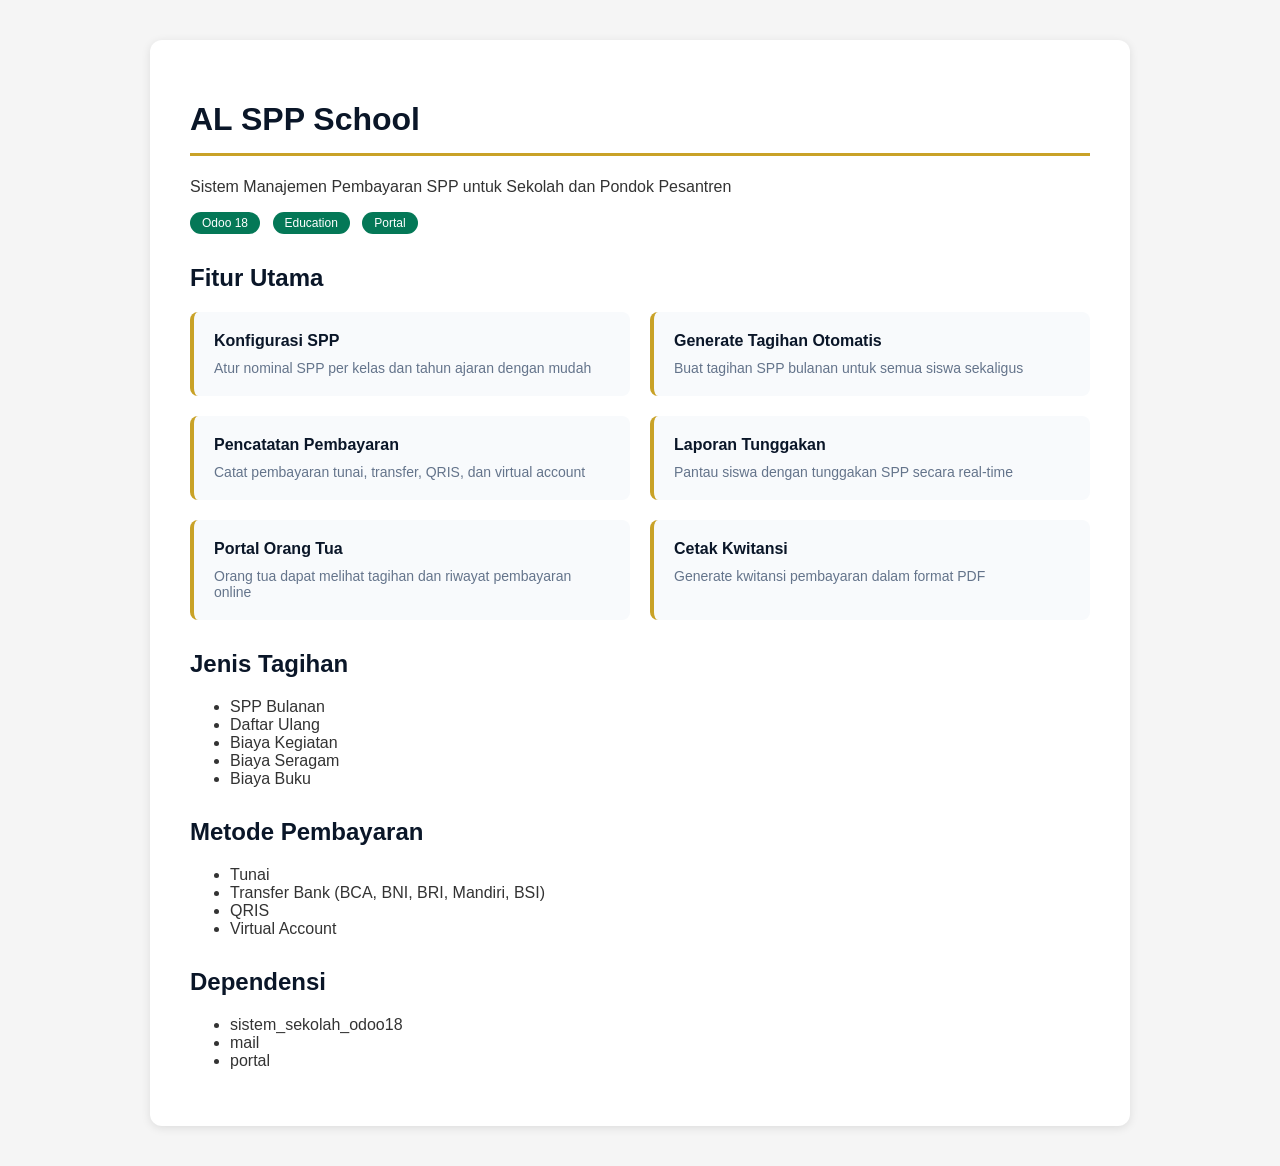
<file: al_spp_school/static/description/index.html>
<!DOCTYPE html>
<html>
<head>
    <meta charset="utf-8">
    <title>AL SPP School - Manajemen Pembayaran SPP</title>
    <style>
        body {
            font-family: 'Segoe UI', Tahoma, Geneva, Verdana, sans-serif;
            margin: 0;
            padding: 40px;
            background: #f5f5f5;
            color: #333;
        }
        .container {
            max-width: 900px;
            margin: 0 auto;
            background: white;
            padding: 40px;
            border-radius: 12px;
            box-shadow: 0 2px 10px rgba(0,0,0,0.1);
        }
        h1 {
            color: #0a1628;
            border-bottom: 3px solid #c9a227;
            padding-bottom: 15px;
        }
        h2 {
            color: #0a1628;
            margin-top: 30px;
        }
        .feature-list {
            display: grid;
            grid-template-columns: repeat(2, 1fr);
            gap: 20px;
            margin: 20px 0;
        }
        .feature-item {
            background: #f8fafc;
            padding: 20px;
            border-radius: 8px;
            border-left: 4px solid #c9a227;
        }
        .feature-item h4 {
            margin: 0 0 10px 0;
            color: #0a1628;
        }
        .feature-item p {
            margin: 0;
            color: #64748b;
            font-size: 14px;
        }
        .badge {
            display: inline-block;
            padding: 4px 12px;
            background: #047857;
            color: white;
            border-radius: 20px;
            font-size: 12px;
            margin-right: 8px;
        }
    </style>
</head>
<body>
    <div class="container">
        <h1>AL SPP School</h1>
        <p>Sistem Manajemen Pembayaran SPP untuk Sekolah dan Pondok Pesantren</p>

        <div>
            <span class="badge">Odoo 18</span>
            <span class="badge">Education</span>
            <span class="badge">Portal</span>
        </div>

        <h2>Fitur Utama</h2>
        <div class="feature-list">
            <div class="feature-item">
                <h4>Konfigurasi SPP</h4>
                <p>Atur nominal SPP per kelas dan tahun ajaran dengan mudah</p>
            </div>
            <div class="feature-item">
                <h4>Generate Tagihan Otomatis</h4>
                <p>Buat tagihan SPP bulanan untuk semua siswa sekaligus</p>
            </div>
            <div class="feature-item">
                <h4>Pencatatan Pembayaran</h4>
                <p>Catat pembayaran tunai, transfer, QRIS, dan virtual account</p>
            </div>
            <div class="feature-item">
                <h4>Laporan Tunggakan</h4>
                <p>Pantau siswa dengan tunggakan SPP secara real-time</p>
            </div>
            <div class="feature-item">
                <h4>Portal Orang Tua</h4>
                <p>Orang tua dapat melihat tagihan dan riwayat pembayaran online</p>
            </div>
            <div class="feature-item">
                <h4>Cetak Kwitansi</h4>
                <p>Generate kwitansi pembayaran dalam format PDF</p>
            </div>
        </div>

        <h2>Jenis Tagihan</h2>
        <ul>
            <li>SPP Bulanan</li>
            <li>Daftar Ulang</li>
            <li>Biaya Kegiatan</li>
            <li>Biaya Seragam</li>
            <li>Biaya Buku</li>
        </ul>

        <h2>Metode Pembayaran</h2>
        <ul>
            <li>Tunai</li>
            <li>Transfer Bank (BCA, BNI, BRI, Mandiri, BSI)</li>
            <li>QRIS</li>
            <li>Virtual Account</li>
        </ul>

        <h2>Dependensi</h2>
        <ul>
            <li>sistem_sekolah_odoo18</li>
            <li>mail</li>
            <li>portal</li>
        </ul>
    </div>
</body>
</html>
</file>
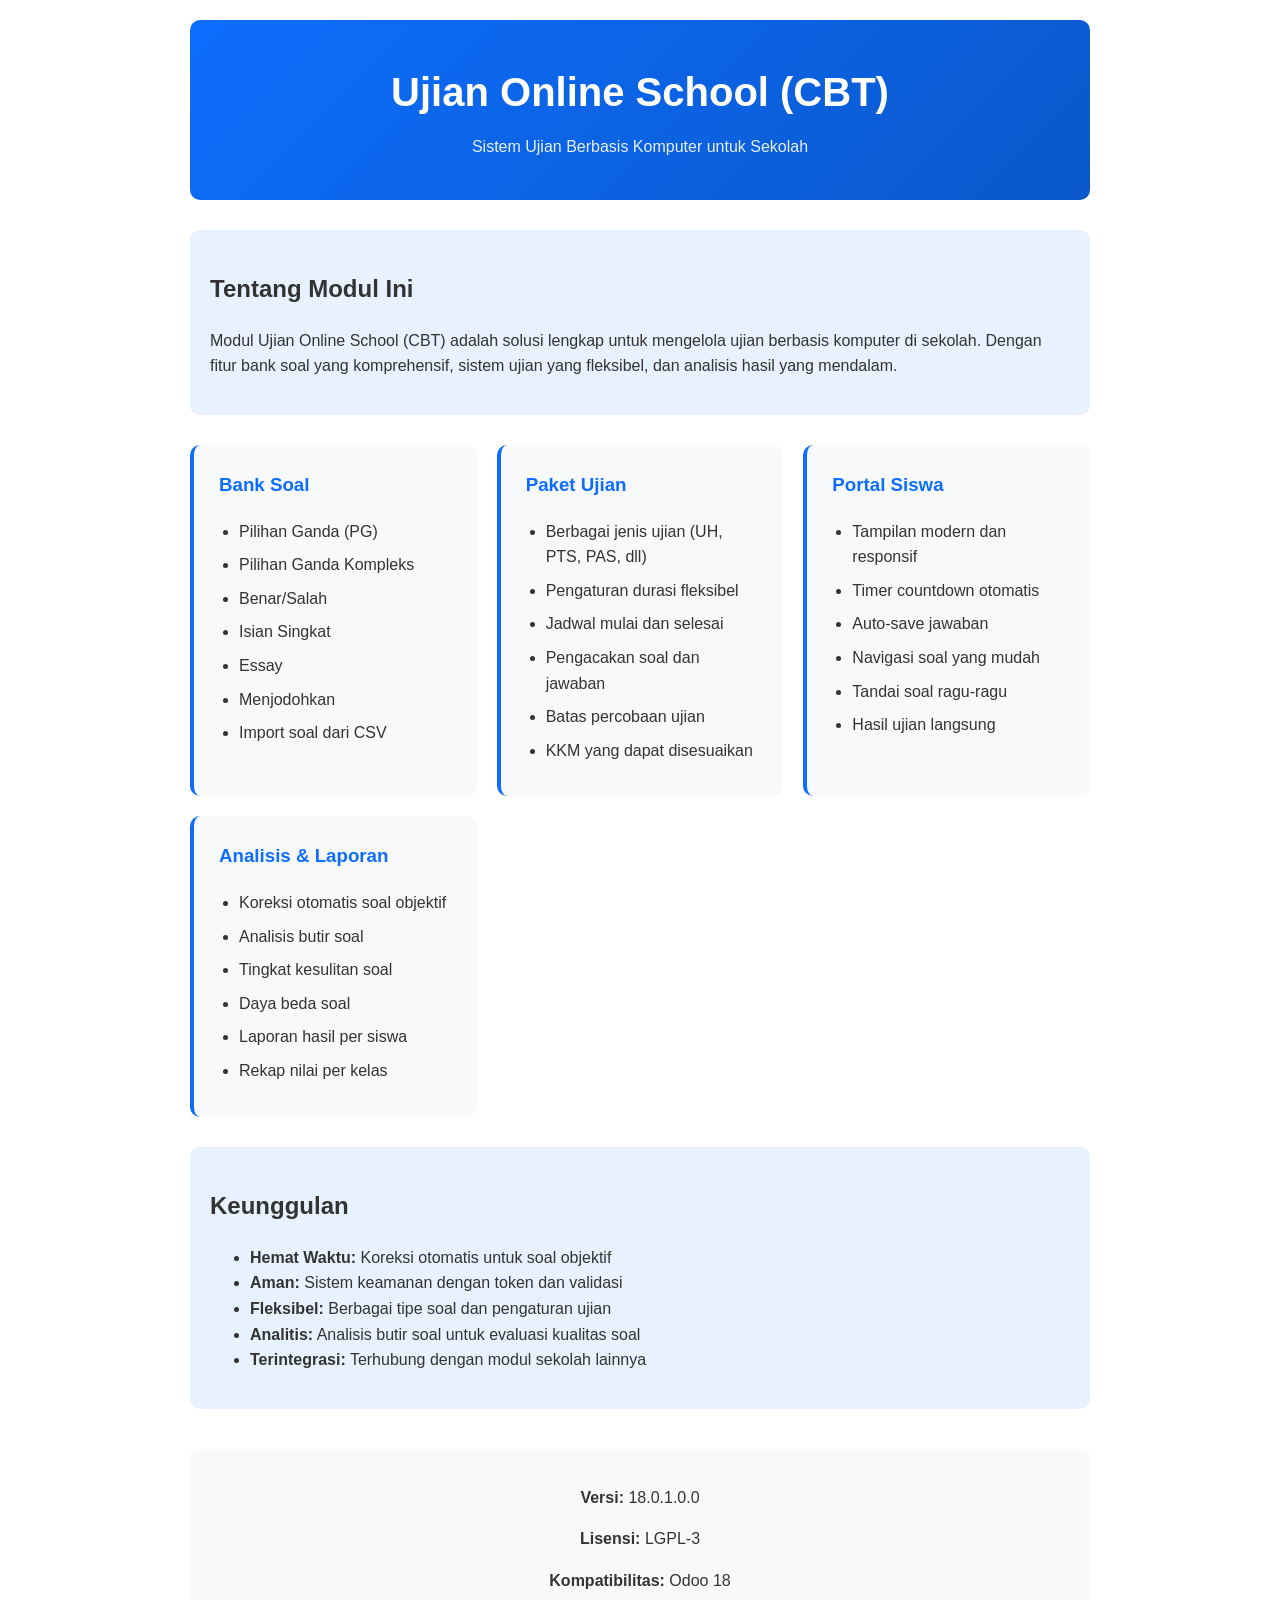
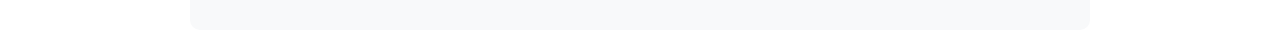
<file: al_ujian_online_school/static/description/index.html>
<!DOCTYPE html>
<html>
<head>
    <meta charset="utf-8">
    <meta name="viewport" content="width=device-width, initial-scale=1">
    <title>Ujian Online School (CBT)</title>
    <style>
        body {
            font-family: -apple-system, BlinkMacSystemFont, "Segoe UI", Roboto, "Helvetica Neue", Arial, sans-serif;
            line-height: 1.6;
            color: #333;
            max-width: 900px;
            margin: 0 auto;
            padding: 20px;
        }
        .header {
            text-align: center;
            padding: 40px 0;
            background: linear-gradient(135deg, #0d6efd 0%, #0a58ca 100%);
            color: white;
            border-radius: 10px;
            margin-bottom: 30px;
        }
        .header h1 {
            margin: 0;
            font-size: 2.5em;
        }
        .header p {
            margin: 10px 0 0;
            opacity: 0.9;
        }
        .feature-grid {
            display: grid;
            grid-template-columns: repeat(auto-fit, minmax(250px, 1fr));
            gap: 20px;
            margin: 30px 0;
        }
        .feature-card {
            background: #f8f9fa;
            padding: 25px;
            border-radius: 10px;
            border-left: 4px solid #0d6efd;
        }
        .feature-card h3 {
            margin-top: 0;
            color: #0d6efd;
        }
        .feature-card ul {
            margin: 0;
            padding-left: 20px;
        }
        .feature-card li {
            margin: 8px 0;
        }
        .screenshot {
            text-align: center;
            margin: 30px 0;
        }
        .screenshot img {
            max-width: 100%;
            border-radius: 10px;
            box-shadow: 0 5px 15px rgba(0,0,0,0.1);
        }
        .highlight {
            background: #e7f1ff;
            padding: 20px;
            border-radius: 10px;
            margin: 20px 0;
        }
    </style>
</head>
<body>
    <div class="header">
        <h1>Ujian Online School (CBT)</h1>
        <p>Sistem Ujian Berbasis Komputer untuk Sekolah</p>
    </div>

    <div class="highlight">
        <h2>Tentang Modul Ini</h2>
        <p>Modul Ujian Online School (CBT) adalah solusi lengkap untuk mengelola ujian berbasis komputer di sekolah. Dengan fitur bank soal yang komprehensif, sistem ujian yang fleksibel, dan analisis hasil yang mendalam.</p>
    </div>

    <div class="feature-grid">
        <div class="feature-card">
            <h3>Bank Soal</h3>
            <ul>
                <li>Pilihan Ganda (PG)</li>
                <li>Pilihan Ganda Kompleks</li>
                <li>Benar/Salah</li>
                <li>Isian Singkat</li>
                <li>Essay</li>
                <li>Menjodohkan</li>
                <li>Import soal dari CSV</li>
            </ul>
        </div>

        <div class="feature-card">
            <h3>Paket Ujian</h3>
            <ul>
                <li>Berbagai jenis ujian (UH, PTS, PAS, dll)</li>
                <li>Pengaturan durasi fleksibel</li>
                <li>Jadwal mulai dan selesai</li>
                <li>Pengacakan soal dan jawaban</li>
                <li>Batas percobaan ujian</li>
                <li>KKM yang dapat disesuaikan</li>
            </ul>
        </div>

        <div class="feature-card">
            <h3>Portal Siswa</h3>
            <ul>
                <li>Tampilan modern dan responsif</li>
                <li>Timer countdown otomatis</li>
                <li>Auto-save jawaban</li>
                <li>Navigasi soal yang mudah</li>
                <li>Tandai soal ragu-ragu</li>
                <li>Hasil ujian langsung</li>
            </ul>
        </div>

        <div class="feature-card">
            <h3>Analisis & Laporan</h3>
            <ul>
                <li>Koreksi otomatis soal objektif</li>
                <li>Analisis butir soal</li>
                <li>Tingkat kesulitan soal</li>
                <li>Daya beda soal</li>
                <li>Laporan hasil per siswa</li>
                <li>Rekap nilai per kelas</li>
            </ul>
        </div>
    </div>

    <div class="highlight">
        <h2>Keunggulan</h2>
        <ul>
            <li><strong>Hemat Waktu:</strong> Koreksi otomatis untuk soal objektif</li>
            <li><strong>Aman:</strong> Sistem keamanan dengan token dan validasi</li>
            <li><strong>Fleksibel:</strong> Berbagai tipe soal dan pengaturan ujian</li>
            <li><strong>Analitis:</strong> Analisis butir soal untuk evaluasi kualitas soal</li>
            <li><strong>Terintegrasi:</strong> Terhubung dengan modul sekolah lainnya</li>
        </ul>
    </div>

    <div style="text-align: center; margin-top: 40px; padding: 20px; background: #f8f9fa; border-radius: 10px;">
        <p><strong>Versi:</strong> 18.0.1.0.0</p>
        <p><strong>Lisensi:</strong> LGPL-3</p>
        <p><strong>Kompatibilitas:</strong> Odoo 18</p>
    </div>
</body>
</html>
</file>
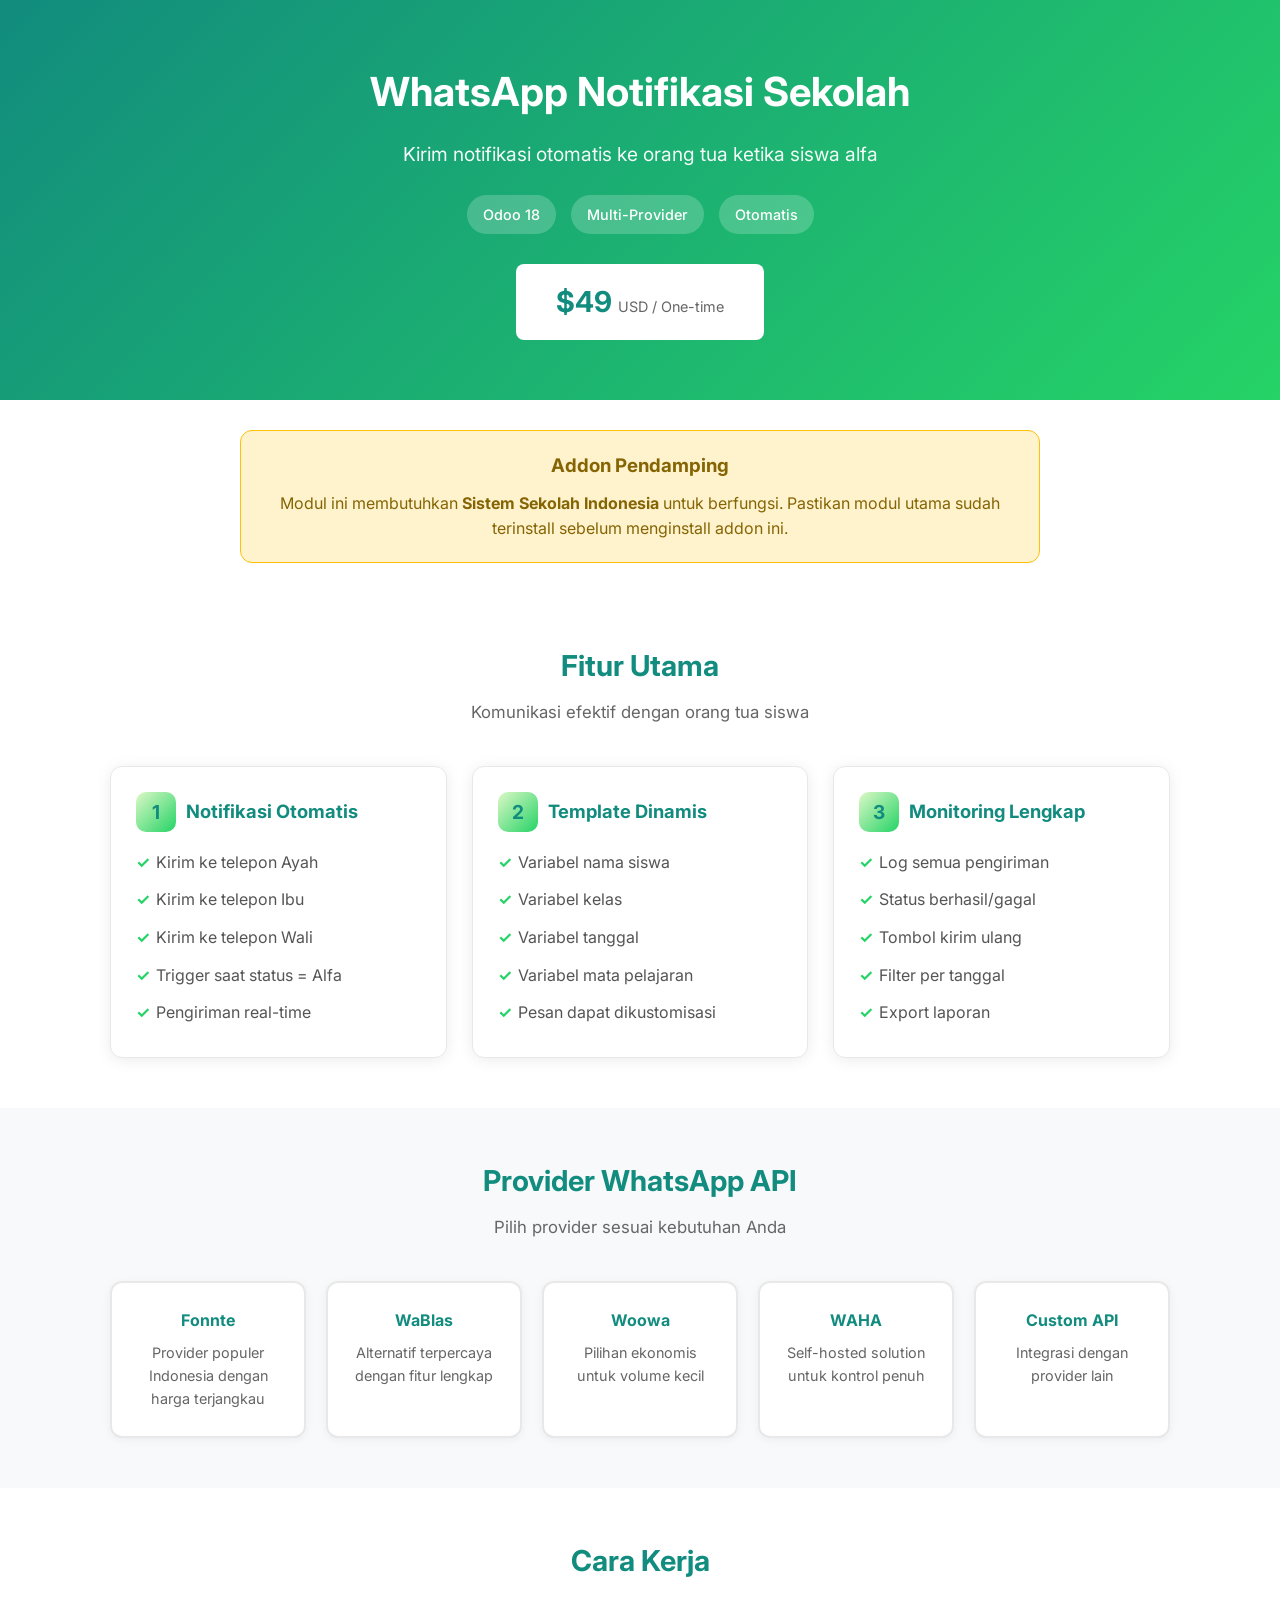
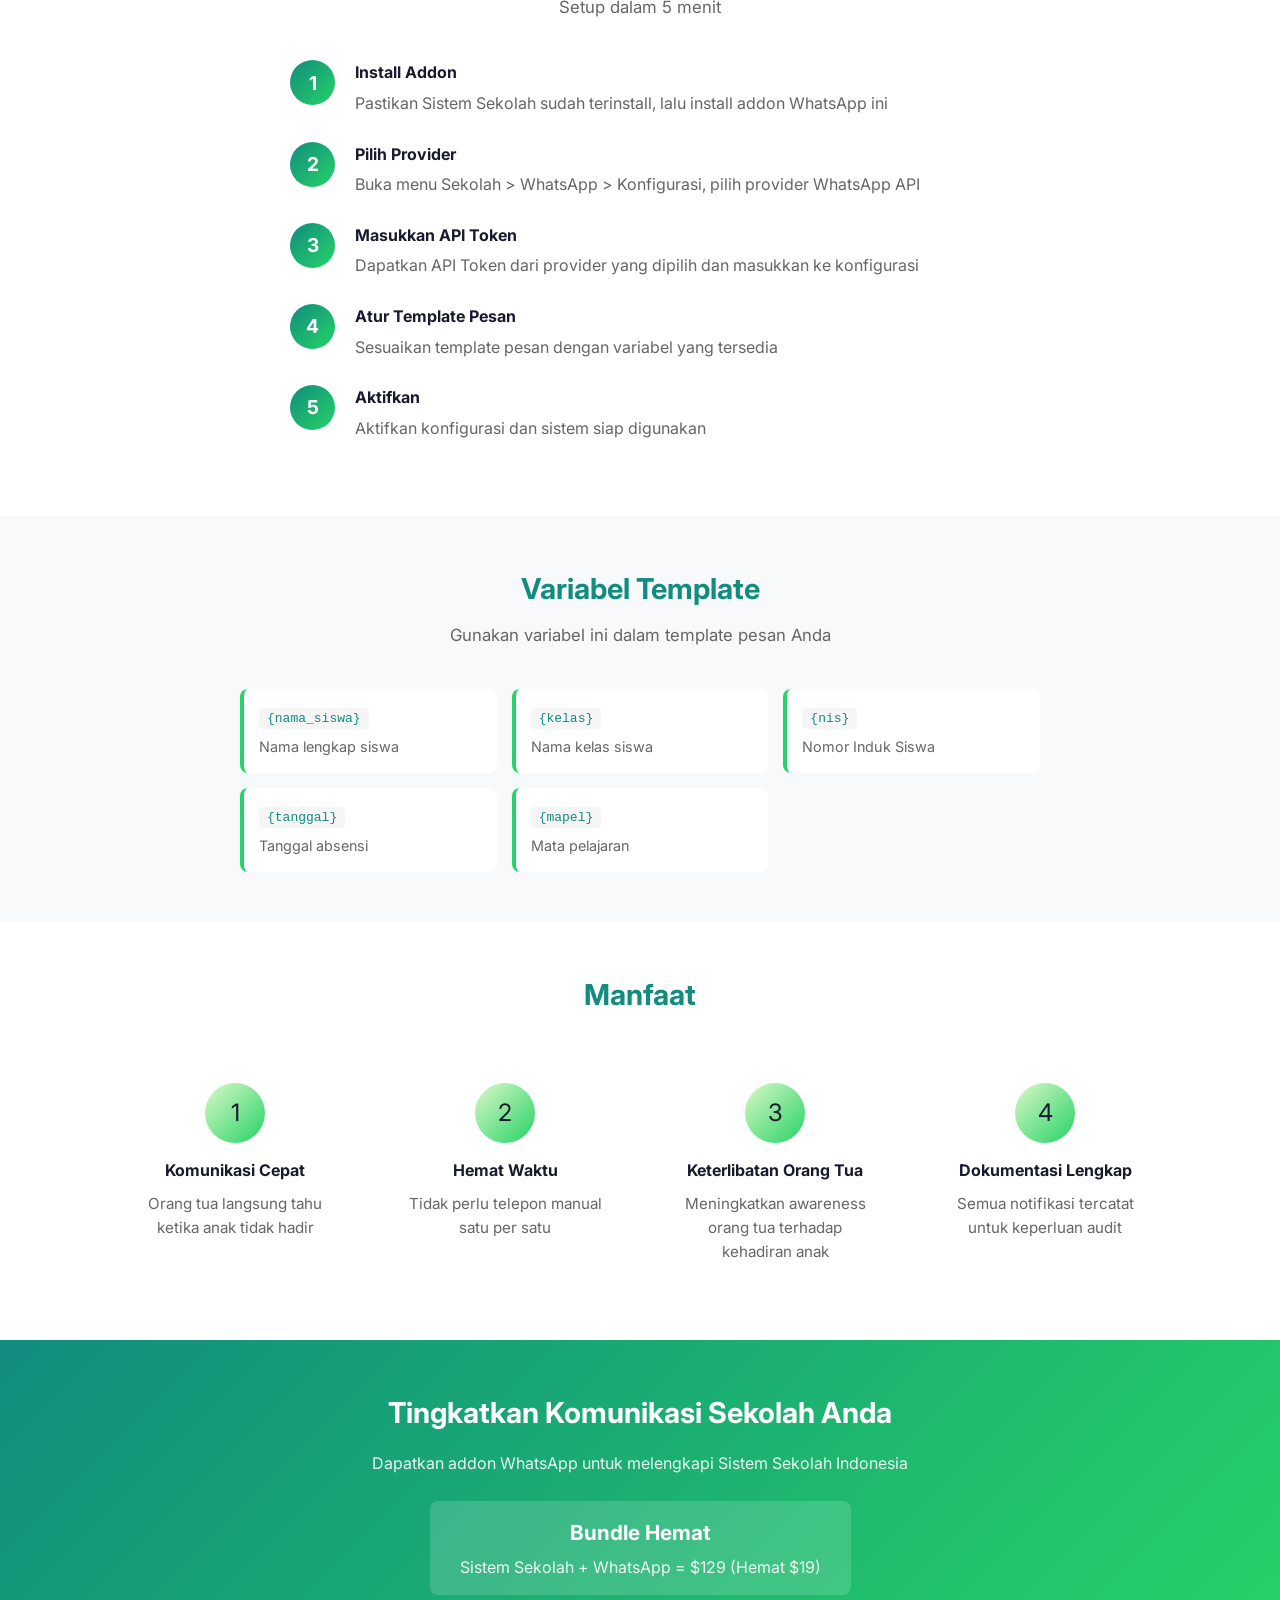
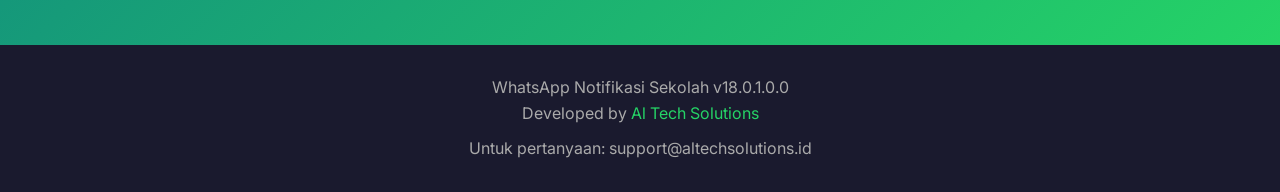
<file: al_whatsapp_school/static/description/index.html>
<!DOCTYPE html>
<html lang="id">
<head>
    <meta charset="UTF-8">
    <meta name="viewport" content="width=device-width, initial-scale=1.0">
    <title>WhatsApp Notifikasi Sekolah - Odoo 18</title>
    <link href="https://fonts.googleapis.com/css2?family=Inter:wght@400;500;600;700&display=swap" rel="stylesheet">
    <style>
        * {
            margin: 0;
            padding: 0;
            box-sizing: border-box;
        }
        body {
            font-family: 'Inter', -apple-system, BlinkMacSystemFont, sans-serif;
            line-height: 1.6;
            color: #1a1a2e;
            background: #fff;
        }
        .container {
            max-width: 1100px;
            margin: 0 auto;
            padding: 0 20px;
        }

        /* Hero Section */
        .hero {
            background: linear-gradient(135deg, #128C7E 0%, #25D366 100%);
            color: white;
            padding: 60px 20px;
            text-align: center;
        }
        .hero h1 {
            font-size: 2.5rem;
            font-weight: 700;
            margin-bottom: 15px;
        }
        .hero .subtitle {
            font-size: 1.2rem;
            opacity: 0.95;
            margin-bottom: 25px;
        }
        .badge-row {
            display: flex;
            justify-content: center;
            gap: 15px;
            flex-wrap: wrap;
            margin-bottom: 30px;
        }
        .badge {
            background: rgba(255,255,255,0.2);
            padding: 8px 16px;
            border-radius: 20px;
            font-size: 0.9rem;
            font-weight: 500;
        }
        .price-tag {
            background: #fff;
            color: #128C7E;
            display: inline-block;
            padding: 15px 40px;
            border-radius: 8px;
            font-size: 1.8rem;
            font-weight: 700;
        }
        .price-tag small {
            font-size: 0.9rem;
            font-weight: 400;
            color: #666;
        }

        /* Section Styles */
        section {
            padding: 50px 20px;
        }
        section:nth-child(even) {
            background: #f8f9fa;
        }
        .section-title {
            text-align: center;
            margin-bottom: 40px;
        }
        .section-title h2 {
            font-size: 1.8rem;
            color: #128C7E;
            margin-bottom: 10px;
        }
        .section-title p {
            color: #666;
            font-size: 1.05rem;
        }

        /* Dependency Notice */
        .dependency-notice {
            background: #fff3cd;
            border: 1px solid #ffc107;
            border-radius: 12px;
            padding: 20px;
            margin: 30px auto;
            max-width: 800px;
            text-align: center;
        }
        .dependency-notice h3 {
            color: #856404;
            margin-bottom: 10px;
        }
        .dependency-notice p {
            color: #856404;
        }

        /* Feature Grid */
        .feature-grid {
            display: grid;
            grid-template-columns: repeat(auto-fit, minmax(280px, 1fr));
            gap: 25px;
        }
        .feature-card {
            background: white;
            border-radius: 12px;
            padding: 25px;
            box-shadow: 0 2px 15px rgba(0,0,0,0.08);
            border: 1px solid #e8e8e8;
        }
        .feature-card h3 {
            color: #128C7E;
            font-size: 1.15rem;
            margin-bottom: 12px;
            display: flex;
            align-items: center;
            gap: 10px;
        }
        .feature-card h3 .icon {
            width: 40px;
            height: 40px;
            background: linear-gradient(135deg, #dcf8c6, #25D366);
            border-radius: 10px;
            display: flex;
            align-items: center;
            justify-content: center;
            font-size: 1.2rem;
        }
        .feature-card ul {
            list-style: none;
            color: #555;
        }
        .feature-card ul li {
            padding: 6px 0;
            padding-left: 20px;
            position: relative;
        }
        .feature-card ul li::before {
            content: "\2713";
            position: absolute;
            left: 0;
            color: #25D366;
            font-weight: bold;
        }

        /* Provider Grid */
        .provider-grid {
            display: grid;
            grid-template-columns: repeat(auto-fit, minmax(180px, 1fr));
            gap: 20px;
        }
        .provider-card {
            background: white;
            border-radius: 12px;
            padding: 25px;
            text-align: center;
            box-shadow: 0 2px 10px rgba(0,0,0,0.05);
            border: 2px solid #e8e8e8;
            transition: border-color 0.3s;
        }
        .provider-card:hover {
            border-color: #25D366;
        }
        .provider-card h4 {
            color: #128C7E;
            margin-bottom: 8px;
        }
        .provider-card p {
            color: #666;
            font-size: 0.9rem;
        }

        /* How it Works */
        .steps-container {
            max-width: 700px;
            margin: 0 auto;
        }
        .step-item {
            display: flex;
            gap: 20px;
            margin-bottom: 25px;
            align-items: flex-start;
        }
        .step-number {
            width: 45px;
            height: 45px;
            background: linear-gradient(135deg, #128C7E, #25D366);
            color: white;
            border-radius: 50%;
            display: flex;
            align-items: center;
            justify-content: center;
            font-weight: 700;
            font-size: 1.2rem;
            flex-shrink: 0;
        }
        .step-content h4 {
            color: #1a1a2e;
            margin-bottom: 5px;
        }
        .step-content p {
            color: #666;
        }

        /* Template Variables */
        .variable-grid {
            display: grid;
            grid-template-columns: repeat(auto-fit, minmax(200px, 1fr));
            gap: 15px;
            max-width: 800px;
            margin: 0 auto;
        }
        .variable-item {
            background: white;
            padding: 15px;
            border-radius: 8px;
            border-left: 4px solid #25D366;
        }
        .variable-item code {
            background: #f5f5f5;
            padding: 3px 8px;
            border-radius: 4px;
            font-family: monospace;
            color: #128C7E;
        }
        .variable-item p {
            color: #666;
            font-size: 0.9rem;
            margin-top: 5px;
        }

        /* Benefits */
        .benefits-grid {
            display: grid;
            grid-template-columns: repeat(auto-fit, minmax(250px, 1fr));
            gap: 20px;
        }
        .benefit-item {
            text-align: center;
            padding: 25px;
        }
        .benefit-item .icon {
            width: 60px;
            height: 60px;
            background: linear-gradient(135deg, #dcf8c6, #25D366);
            border-radius: 50%;
            display: flex;
            align-items: center;
            justify-content: center;
            font-size: 1.5rem;
            margin: 0 auto 15px;
        }
        .benefit-item h4 {
            color: #1a1a2e;
            margin-bottom: 8px;
        }
        .benefit-item p {
            color: #666;
            font-size: 0.95rem;
        }

        /* CTA */
        .cta-section {
            background: linear-gradient(135deg, #128C7E 0%, #25D366 100%);
            color: white;
            text-align: center;
            padding: 50px 20px;
        }
        .cta-section h2 {
            font-size: 1.8rem;
            margin-bottom: 15px;
        }
        .cta-section p {
            opacity: 0.9;
            margin-bottom: 25px;
        }
        .bundle-offer {
            background: rgba(255,255,255,0.15);
            display: inline-block;
            padding: 15px 30px;
            border-radius: 8px;
        }
        .bundle-offer h3 {
            font-size: 1.3rem;
            margin-bottom: 5px;
        }
        .bundle-offer p {
            opacity: 0.9;
            margin: 0;
        }

        /* Footer */
        .footer {
            background: #1a1a2e;
            color: #aaa;
            text-align: center;
            padding: 30px 20px;
        }
        .footer a {
            color: #25D366;
            text-decoration: none;
        }
    </style>
</head>
<body>
    <!-- Hero -->
    <div class="hero">
        <div class="container">
            <h1>WhatsApp Notifikasi Sekolah</h1>
            <p class="subtitle">Kirim notifikasi otomatis ke orang tua ketika siswa alfa</p>
            <div class="badge-row">
                <span class="badge">Odoo 18</span>
                <span class="badge">Multi-Provider</span>
                <span class="badge">Otomatis</span>
            </div>
            <div class="price-tag">
                $49 <small>USD / One-time</small>
            </div>
        </div>
    </div>

    <!-- Dependency Notice -->
    <div class="container">
        <div class="dependency-notice">
            <h3>Addon Pendamping</h3>
            <p>Modul ini membutuhkan <strong>Sistem Sekolah Indonesia</strong> untuk berfungsi. Pastikan modul utama sudah terinstall sebelum menginstall addon ini.</p>
        </div>
    </div>

    <!-- Features -->
    <section>
        <div class="container">
            <div class="section-title">
                <h2>Fitur Utama</h2>
                <p>Komunikasi efektif dengan orang tua siswa</p>
            </div>
            <div class="feature-grid">
                <div class="feature-card">
                    <h3><span class="icon">1</span> Notifikasi Otomatis</h3>
                    <ul>
                        <li>Kirim ke telepon Ayah</li>
                        <li>Kirim ke telepon Ibu</li>
                        <li>Kirim ke telepon Wali</li>
                        <li>Trigger saat status = Alfa</li>
                        <li>Pengiriman real-time</li>
                    </ul>
                </div>
                <div class="feature-card">
                    <h3><span class="icon">2</span> Template Dinamis</h3>
                    <ul>
                        <li>Variabel nama siswa</li>
                        <li>Variabel kelas</li>
                        <li>Variabel tanggal</li>
                        <li>Variabel mata pelajaran</li>
                        <li>Pesan dapat dikustomisasi</li>
                    </ul>
                </div>
                <div class="feature-card">
                    <h3><span class="icon">3</span> Monitoring Lengkap</h3>
                    <ul>
                        <li>Log semua pengiriman</li>
                        <li>Status berhasil/gagal</li>
                        <li>Tombol kirim ulang</li>
                        <li>Filter per tanggal</li>
                        <li>Export laporan</li>
                    </ul>
                </div>
            </div>
        </div>
    </section>

    <!-- Providers -->
    <section>
        <div class="container">
            <div class="section-title">
                <h2>Provider WhatsApp API</h2>
                <p>Pilih provider sesuai kebutuhan Anda</p>
            </div>
            <div class="provider-grid">
                <div class="provider-card">
                    <h4>Fonnte</h4>
                    <p>Provider populer Indonesia dengan harga terjangkau</p>
                </div>
                <div class="provider-card">
                    <h4>WaBlas</h4>
                    <p>Alternatif terpercaya dengan fitur lengkap</p>
                </div>
                <div class="provider-card">
                    <h4>Woowa</h4>
                    <p>Pilihan ekonomis untuk volume kecil</p>
                </div>
                <div class="provider-card">
                    <h4>WAHA</h4>
                    <p>Self-hosted solution untuk kontrol penuh</p>
                </div>
                <div class="provider-card">
                    <h4>Custom API</h4>
                    <p>Integrasi dengan provider lain</p>
                </div>
            </div>
        </div>
    </section>

    <!-- How it Works -->
    <section>
        <div class="container">
            <div class="section-title">
                <h2>Cara Kerja</h2>
                <p>Setup dalam 5 menit</p>
            </div>
            <div class="steps-container">
                <div class="step-item">
                    <div class="step-number">1</div>
                    <div class="step-content">
                        <h4>Install Addon</h4>
                        <p>Pastikan Sistem Sekolah sudah terinstall, lalu install addon WhatsApp ini</p>
                    </div>
                </div>
                <div class="step-item">
                    <div class="step-number">2</div>
                    <div class="step-content">
                        <h4>Pilih Provider</h4>
                        <p>Buka menu Sekolah > WhatsApp > Konfigurasi, pilih provider WhatsApp API</p>
                    </div>
                </div>
                <div class="step-item">
                    <div class="step-number">3</div>
                    <div class="step-content">
                        <h4>Masukkan API Token</h4>
                        <p>Dapatkan API Token dari provider yang dipilih dan masukkan ke konfigurasi</p>
                    </div>
                </div>
                <div class="step-item">
                    <div class="step-number">4</div>
                    <div class="step-content">
                        <h4>Atur Template Pesan</h4>
                        <p>Sesuaikan template pesan dengan variabel yang tersedia</p>
                    </div>
                </div>
                <div class="step-item">
                    <div class="step-number">5</div>
                    <div class="step-content">
                        <h4>Aktifkan</h4>
                        <p>Aktifkan konfigurasi dan sistem siap digunakan</p>
                    </div>
                </div>
            </div>
        </div>
    </section>

    <!-- Template Variables -->
    <section>
        <div class="container">
            <div class="section-title">
                <h2>Variabel Template</h2>
                <p>Gunakan variabel ini dalam template pesan Anda</p>
            </div>
            <div class="variable-grid">
                <div class="variable-item">
                    <code>{nama_siswa}</code>
                    <p>Nama lengkap siswa</p>
                </div>
                <div class="variable-item">
                    <code>{kelas}</code>
                    <p>Nama kelas siswa</p>
                </div>
                <div class="variable-item">
                    <code>{nis}</code>
                    <p>Nomor Induk Siswa</p>
                </div>
                <div class="variable-item">
                    <code>{tanggal}</code>
                    <p>Tanggal absensi</p>
                </div>
                <div class="variable-item">
                    <code>{mapel}</code>
                    <p>Mata pelajaran</p>
                </div>
            </div>
        </div>
    </section>

    <!-- Benefits -->
    <section>
        <div class="container">
            <div class="section-title">
                <h2>Manfaat</h2>
            </div>
            <div class="benefits-grid">
                <div class="benefit-item">
                    <div class="icon">1</div>
                    <h4>Komunikasi Cepat</h4>
                    <p>Orang tua langsung tahu ketika anak tidak hadir</p>
                </div>
                <div class="benefit-item">
                    <div class="icon">2</div>
                    <h4>Hemat Waktu</h4>
                    <p>Tidak perlu telepon manual satu per satu</p>
                </div>
                <div class="benefit-item">
                    <div class="icon">3</div>
                    <h4>Keterlibatan Orang Tua</h4>
                    <p>Meningkatkan awareness orang tua terhadap kehadiran anak</p>
                </div>
                <div class="benefit-item">
                    <div class="icon">4</div>
                    <h4>Dokumentasi Lengkap</h4>
                    <p>Semua notifikasi tercatat untuk keperluan audit</p>
                </div>
            </div>
        </div>
    </section>

    <!-- CTA -->
    <div class="cta-section">
        <div class="container">
            <h2>Tingkatkan Komunikasi Sekolah Anda</h2>
            <p>Dapatkan addon WhatsApp untuk melengkapi Sistem Sekolah Indonesia</p>
            <div class="bundle-offer">
                <h3>Bundle Hemat</h3>
                <p>Sistem Sekolah + WhatsApp = $129 (Hemat $19)</p>
            </div>
        </div>
    </div>

    <!-- Footer -->
    <div class="footer">
        <div class="container">
            <p>WhatsApp Notifikasi Sekolah v18.0.1.0.0</p>
            <p>Developed by <a href="https://github.com/altechsolutions">Al Tech Solutions</a></p>
            <p style="margin-top: 10px;">Untuk pertanyaan: support@altechsolutions.id</p>
        </div>
    </div>
</body>
</html>
</file>
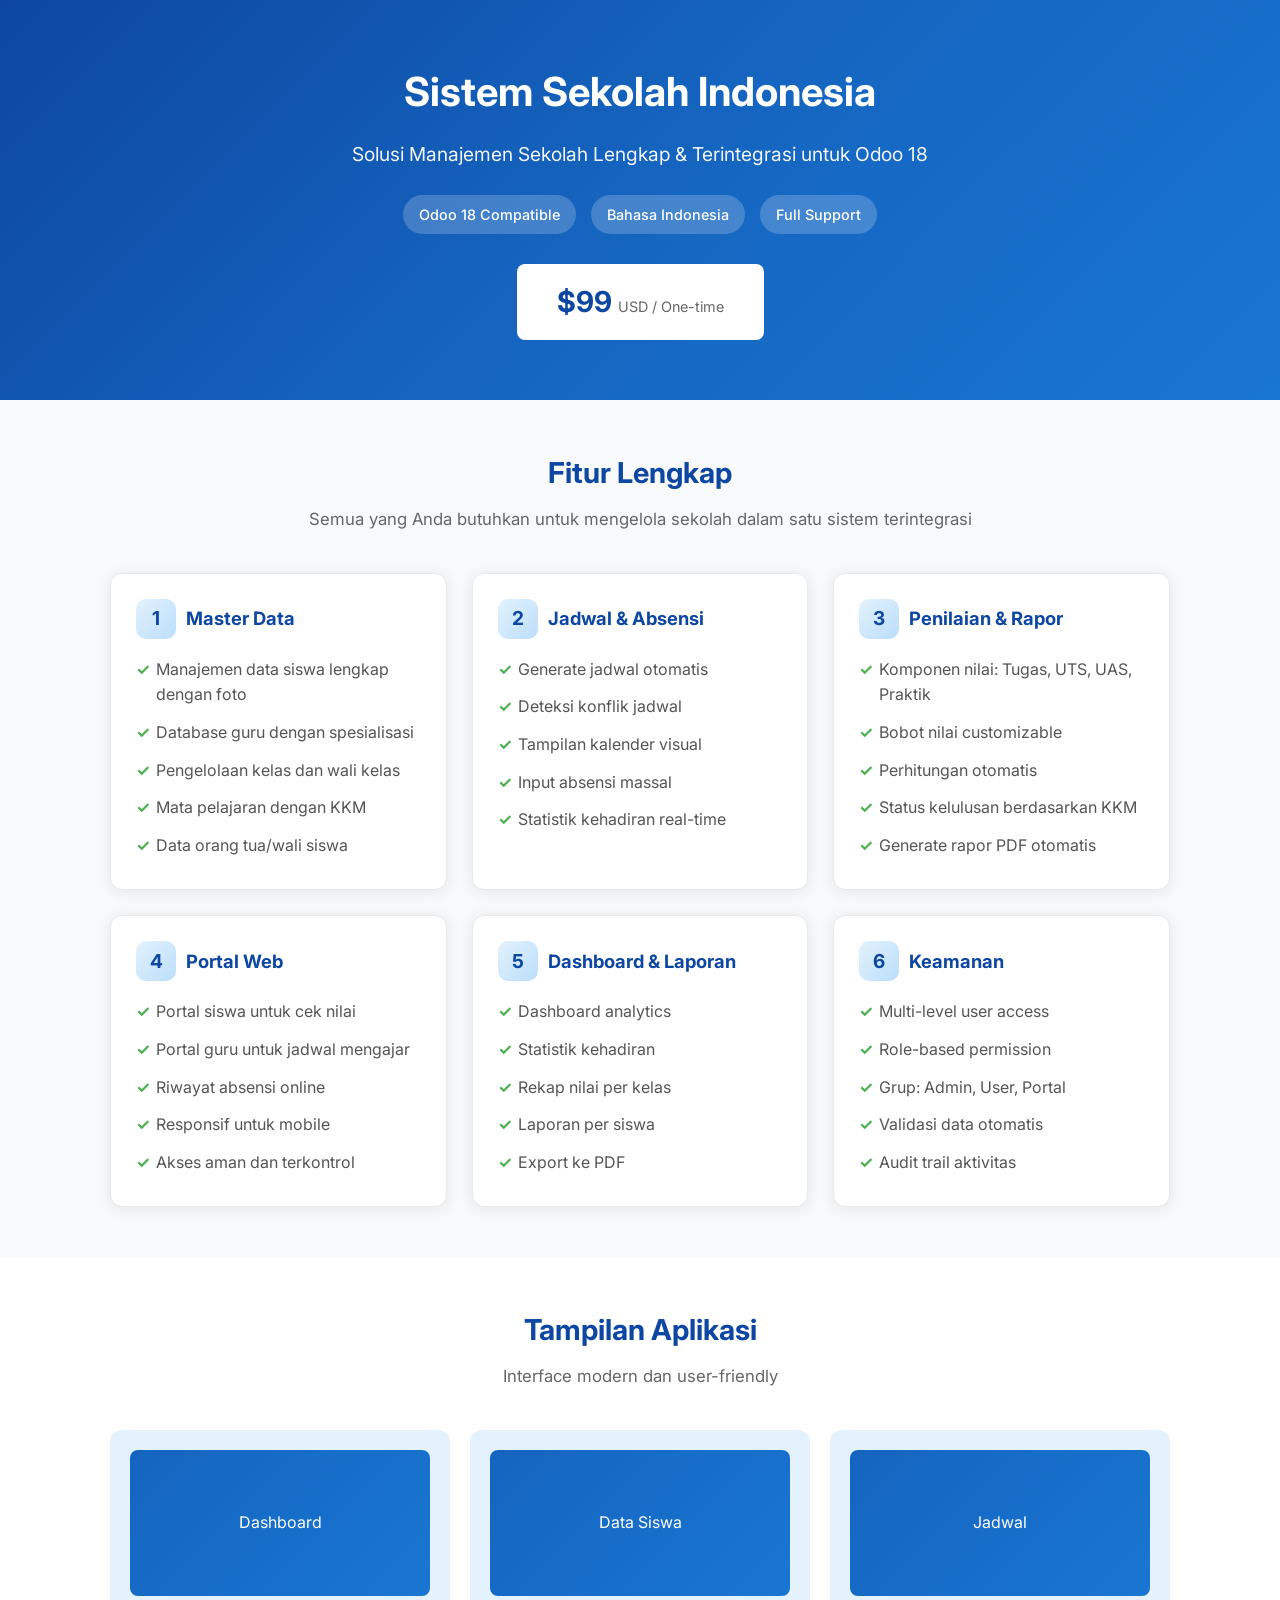
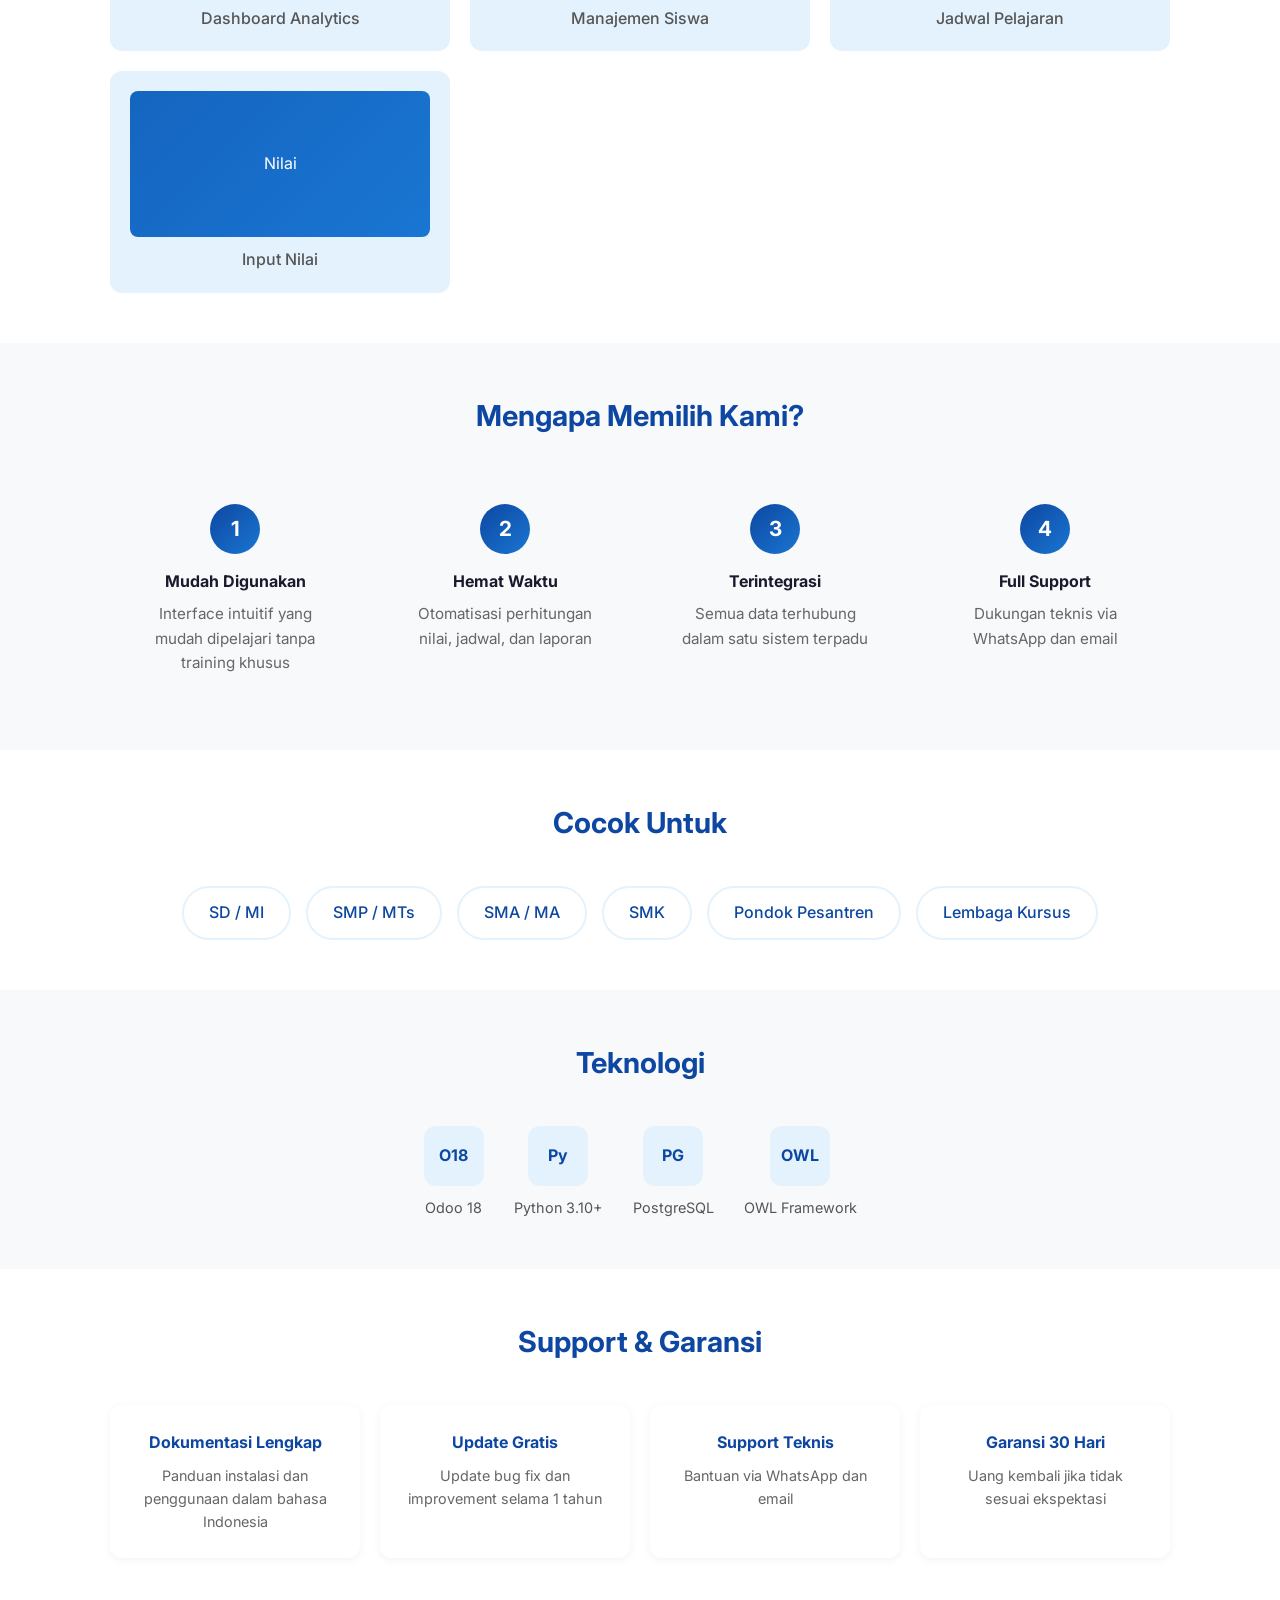
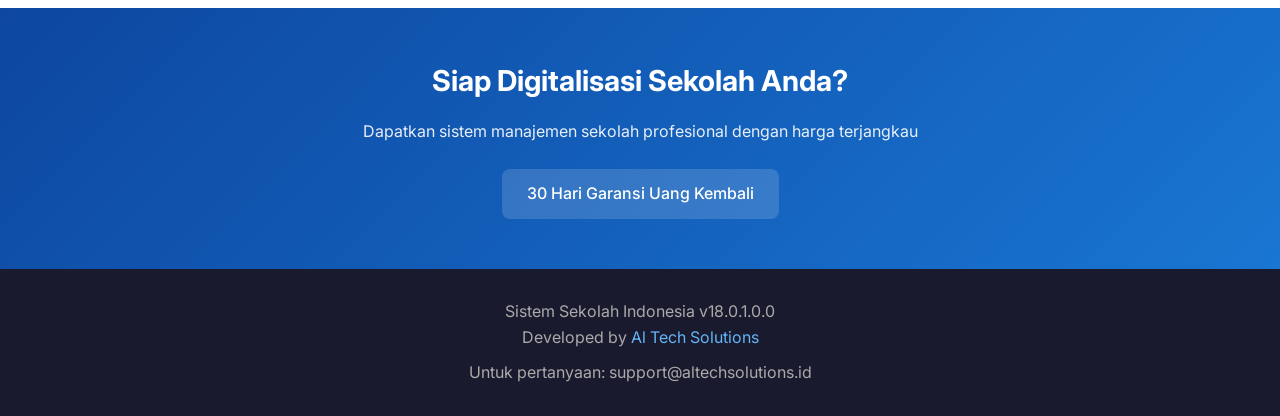
<file: sistem_sekolah_odoo18/static/description/index.html>
<!DOCTYPE html>
<html lang="id">
<head>
    <meta charset="UTF-8">
    <meta name="viewport" content="width=device-width, initial-scale=1.0">
    <title>Sistem Sekolah Indonesia - Odoo 18</title>
    <link href="https://fonts.googleapis.com/css2?family=Inter:wght@400;500;600;700&display=swap" rel="stylesheet">
    <style>
        * {
            margin: 0;
            padding: 0;
            box-sizing: border-box;
        }
        body {
            font-family: 'Inter', -apple-system, BlinkMacSystemFont, sans-serif;
            line-height: 1.6;
            color: #1a1a2e;
            background: #fff;
        }
        .container {
            max-width: 1100px;
            margin: 0 auto;
            padding: 0 20px;
        }

        /* Hero Section */
        .hero {
            background: linear-gradient(135deg, #0d47a1 0%, #1565c0 50%, #1976d2 100%);
            color: white;
            padding: 60px 20px;
            text-align: center;
        }
        .hero h1 {
            font-size: 2.5rem;
            font-weight: 700;
            margin-bottom: 15px;
        }
        .hero .subtitle {
            font-size: 1.2rem;
            opacity: 0.95;
            margin-bottom: 25px;
        }
        .badge-row {
            display: flex;
            justify-content: center;
            gap: 15px;
            flex-wrap: wrap;
            margin-bottom: 30px;
        }
        .badge {
            background: rgba(255,255,255,0.2);
            padding: 8px 16px;
            border-radius: 20px;
            font-size: 0.9rem;
            font-weight: 500;
        }
        .price-tag {
            background: #fff;
            color: #0d47a1;
            display: inline-block;
            padding: 15px 40px;
            border-radius: 8px;
            font-size: 1.8rem;
            font-weight: 700;
        }
        .price-tag small {
            font-size: 0.9rem;
            font-weight: 400;
            color: #666;
        }

        /* Section Styles */
        section {
            padding: 50px 20px;
        }
        section:nth-child(even) {
            background: #f8f9fa;
        }
        .section-title {
            text-align: center;
            margin-bottom: 40px;
        }
        .section-title h2 {
            font-size: 1.8rem;
            color: #0d47a1;
            margin-bottom: 10px;
        }
        .section-title p {
            color: #666;
            font-size: 1.05rem;
        }

        /* Feature Grid */
        .feature-grid {
            display: grid;
            grid-template-columns: repeat(auto-fit, minmax(300px, 1fr));
            gap: 25px;
        }
        .feature-card {
            background: white;
            border-radius: 12px;
            padding: 25px;
            box-shadow: 0 2px 15px rgba(0,0,0,0.08);
            border: 1px solid #e8e8e8;
        }
        .feature-card h3 {
            color: #0d47a1;
            font-size: 1.15rem;
            margin-bottom: 12px;
            display: flex;
            align-items: center;
            gap: 10px;
        }
        .feature-card h3 .icon {
            width: 40px;
            height: 40px;
            background: linear-gradient(135deg, #e3f2fd, #bbdefb);
            border-radius: 10px;
            display: flex;
            align-items: center;
            justify-content: center;
            font-size: 1.2rem;
        }
        .feature-card ul {
            list-style: none;
            color: #555;
        }
        .feature-card ul li {
            padding: 6px 0;
            padding-left: 20px;
            position: relative;
        }
        .feature-card ul li::before {
            content: "\2713";
            position: absolute;
            left: 0;
            color: #4caf50;
            font-weight: bold;
        }

        /* Screenshots */
        .screenshot-grid {
            display: grid;
            grid-template-columns: repeat(auto-fit, minmax(280px, 1fr));
            gap: 20px;
        }
        .screenshot-item {
            background: #e3f2fd;
            border-radius: 12px;
            padding: 20px;
            text-align: center;
        }
        .screenshot-item .placeholder {
            background: linear-gradient(135deg, #1565c0, #1976d2);
            color: white;
            padding: 60px 20px;
            border-radius: 8px;
            margin-bottom: 10px;
        }
        .screenshot-item p {
            color: #555;
            font-weight: 500;
        }

        /* Benefits */
        .benefits-grid {
            display: grid;
            grid-template-columns: repeat(auto-fit, minmax(250px, 1fr));
            gap: 20px;
        }
        .benefit-item {
            text-align: center;
            padding: 25px;
        }
        .benefit-item .number {
            width: 50px;
            height: 50px;
            background: linear-gradient(135deg, #0d47a1, #1976d2);
            color: white;
            border-radius: 50%;
            display: flex;
            align-items: center;
            justify-content: center;
            font-size: 1.3rem;
            font-weight: 700;
            margin: 0 auto 15px;
        }
        .benefit-item h4 {
            color: #1a1a2e;
            margin-bottom: 8px;
        }
        .benefit-item p {
            color: #666;
            font-size: 0.95rem;
        }

        /* Target Market */
        .target-list {
            display: flex;
            flex-wrap: wrap;
            justify-content: center;
            gap: 15px;
        }
        .target-item {
            background: white;
            border: 2px solid #e3f2fd;
            padding: 12px 25px;
            border-radius: 30px;
            font-weight: 500;
            color: #0d47a1;
        }

        /* Support */
        .support-grid {
            display: grid;
            grid-template-columns: repeat(auto-fit, minmax(200px, 1fr));
            gap: 20px;
            text-align: center;
        }
        .support-item {
            background: white;
            padding: 25px;
            border-radius: 12px;
            box-shadow: 0 2px 10px rgba(0,0,0,0.05);
        }
        .support-item h4 {
            color: #0d47a1;
            margin-bottom: 8px;
        }
        .support-item p {
            color: #666;
            font-size: 0.9rem;
        }

        /* CTA */
        .cta-section {
            background: linear-gradient(135deg, #0d47a1 0%, #1976d2 100%);
            color: white;
            text-align: center;
            padding: 50px 20px;
        }
        .cta-section h2 {
            font-size: 1.8rem;
            margin-bottom: 15px;
        }
        .cta-section p {
            opacity: 0.9;
            margin-bottom: 25px;
        }
        .guarantee {
            background: rgba(255,255,255,0.15);
            display: inline-block;
            padding: 12px 25px;
            border-radius: 8px;
            font-weight: 500;
        }

        /* Tech Stack */
        .tech-stack {
            display: flex;
            justify-content: center;
            gap: 30px;
            flex-wrap: wrap;
        }
        .tech-item {
            text-align: center;
        }
        .tech-item .tech-icon {
            width: 60px;
            height: 60px;
            background: #e3f2fd;
            border-radius: 12px;
            display: flex;
            align-items: center;
            justify-content: center;
            margin: 0 auto 10px;
            font-weight: 700;
            color: #0d47a1;
        }
        .tech-item p {
            font-size: 0.9rem;
            color: #555;
        }

        /* Footer */
        .footer {
            background: #1a1a2e;
            color: #aaa;
            text-align: center;
            padding: 30px 20px;
        }
        .footer a {
            color: #64b5f6;
            text-decoration: none;
        }
    </style>
</head>
<body>
    <!-- Hero -->
    <div class="hero">
        <div class="container">
            <h1>Sistem Sekolah Indonesia</h1>
            <p class="subtitle">Solusi Manajemen Sekolah Lengkap & Terintegrasi untuk Odoo 18</p>
            <div class="badge-row">
                <span class="badge">Odoo 18 Compatible</span>
                <span class="badge">Bahasa Indonesia</span>
                <span class="badge">Full Support</span>
            </div>
            <div class="price-tag">
                $99 <small>USD / One-time</small>
            </div>
        </div>
    </div>

    <!-- Features -->
    <section>
        <div class="container">
            <div class="section-title">
                <h2>Fitur Lengkap</h2>
                <p>Semua yang Anda butuhkan untuk mengelola sekolah dalam satu sistem terintegrasi</p>
            </div>
            <div class="feature-grid">
                <div class="feature-card">
                    <h3><span class="icon">1</span> Master Data</h3>
                    <ul>
                        <li>Manajemen data siswa lengkap dengan foto</li>
                        <li>Database guru dengan spesialisasi</li>
                        <li>Pengelolaan kelas dan wali kelas</li>
                        <li>Mata pelajaran dengan KKM</li>
                        <li>Data orang tua/wali siswa</li>
                    </ul>
                </div>
                <div class="feature-card">
                    <h3><span class="icon">2</span> Jadwal & Absensi</h3>
                    <ul>
                        <li>Generate jadwal otomatis</li>
                        <li>Deteksi konflik jadwal</li>
                        <li>Tampilan kalender visual</li>
                        <li>Input absensi massal</li>
                        <li>Statistik kehadiran real-time</li>
                    </ul>
                </div>
                <div class="feature-card">
                    <h3><span class="icon">3</span> Penilaian & Rapor</h3>
                    <ul>
                        <li>Komponen nilai: Tugas, UTS, UAS, Praktik</li>
                        <li>Bobot nilai customizable</li>
                        <li>Perhitungan otomatis</li>
                        <li>Status kelulusan berdasarkan KKM</li>
                        <li>Generate rapor PDF otomatis</li>
                    </ul>
                </div>
                <div class="feature-card">
                    <h3><span class="icon">4</span> Portal Web</h3>
                    <ul>
                        <li>Portal siswa untuk cek nilai</li>
                        <li>Portal guru untuk jadwal mengajar</li>
                        <li>Riwayat absensi online</li>
                        <li>Responsif untuk mobile</li>
                        <li>Akses aman dan terkontrol</li>
                    </ul>
                </div>
                <div class="feature-card">
                    <h3><span class="icon">5</span> Dashboard & Laporan</h3>
                    <ul>
                        <li>Dashboard analytics</li>
                        <li>Statistik kehadiran</li>
                        <li>Rekap nilai per kelas</li>
                        <li>Laporan per siswa</li>
                        <li>Export ke PDF</li>
                    </ul>
                </div>
                <div class="feature-card">
                    <h3><span class="icon">6</span> Keamanan</h3>
                    <ul>
                        <li>Multi-level user access</li>
                        <li>Role-based permission</li>
                        <li>Grup: Admin, User, Portal</li>
                        <li>Validasi data otomatis</li>
                        <li>Audit trail aktivitas</li>
                    </ul>
                </div>
            </div>
        </div>
    </section>

    <!-- Screenshots -->
    <section>
        <div class="container">
            <div class="section-title">
                <h2>Tampilan Aplikasi</h2>
                <p>Interface modern dan user-friendly</p>
            </div>
            <div class="screenshot-grid">
                <div class="screenshot-item">
                    <div class="placeholder">Dashboard</div>
                    <p>Dashboard Analytics</p>
                </div>
                <div class="screenshot-item">
                    <div class="placeholder">Data Siswa</div>
                    <p>Manajemen Siswa</p>
                </div>
                <div class="screenshot-item">
                    <div class="placeholder">Jadwal</div>
                    <p>Jadwal Pelajaran</p>
                </div>
                <div class="screenshot-item">
                    <div class="placeholder">Nilai</div>
                    <p>Input Nilai</p>
                </div>
            </div>
        </div>
    </section>

    <!-- Benefits -->
    <section>
        <div class="container">
            <div class="section-title">
                <h2>Mengapa Memilih Kami?</h2>
            </div>
            <div class="benefits-grid">
                <div class="benefit-item">
                    <div class="number">1</div>
                    <h4>Mudah Digunakan</h4>
                    <p>Interface intuitif yang mudah dipelajari tanpa training khusus</p>
                </div>
                <div class="benefit-item">
                    <div class="number">2</div>
                    <h4>Hemat Waktu</h4>
                    <p>Otomatisasi perhitungan nilai, jadwal, dan laporan</p>
                </div>
                <div class="benefit-item">
                    <div class="number">3</div>
                    <h4>Terintegrasi</h4>
                    <p>Semua data terhubung dalam satu sistem terpadu</p>
                </div>
                <div class="benefit-item">
                    <div class="number">4</div>
                    <h4>Full Support</h4>
                    <p>Dukungan teknis via WhatsApp dan email</p>
                </div>
            </div>
        </div>
    </section>

    <!-- Target Market -->
    <section>
        <div class="container">
            <div class="section-title">
                <h2>Cocok Untuk</h2>
            </div>
            <div class="target-list">
                <span class="target-item">SD / MI</span>
                <span class="target-item">SMP / MTs</span>
                <span class="target-item">SMA / MA</span>
                <span class="target-item">SMK</span>
                <span class="target-item">Pondok Pesantren</span>
                <span class="target-item">Lembaga Kursus</span>
            </div>
        </div>
    </section>

    <!-- Tech Stack -->
    <section>
        <div class="container">
            <div class="section-title">
                <h2>Teknologi</h2>
            </div>
            <div class="tech-stack">
                <div class="tech-item">
                    <div class="tech-icon">O18</div>
                    <p>Odoo 18</p>
                </div>
                <div class="tech-item">
                    <div class="tech-icon">Py</div>
                    <p>Python 3.10+</p>
                </div>
                <div class="tech-item">
                    <div class="tech-icon">PG</div>
                    <p>PostgreSQL</p>
                </div>
                <div class="tech-item">
                    <div class="tech-icon">OWL</div>
                    <p>OWL Framework</p>
                </div>
            </div>
        </div>
    </section>

    <!-- Support -->
    <section>
        <div class="container">
            <div class="section-title">
                <h2>Support & Garansi</h2>
            </div>
            <div class="support-grid">
                <div class="support-item">
                    <h4>Dokumentasi Lengkap</h4>
                    <p>Panduan instalasi dan penggunaan dalam bahasa Indonesia</p>
                </div>
                <div class="support-item">
                    <h4>Update Gratis</h4>
                    <p>Update bug fix dan improvement selama 1 tahun</p>
                </div>
                <div class="support-item">
                    <h4>Support Teknis</h4>
                    <p>Bantuan via WhatsApp dan email</p>
                </div>
                <div class="support-item">
                    <h4>Garansi 30 Hari</h4>
                    <p>Uang kembali jika tidak sesuai ekspektasi</p>
                </div>
            </div>
        </div>
    </section>

    <!-- CTA -->
    <div class="cta-section">
        <div class="container">
            <h2>Siap Digitalisasi Sekolah Anda?</h2>
            <p>Dapatkan sistem manajemen sekolah profesional dengan harga terjangkau</p>
            <div class="guarantee">30 Hari Garansi Uang Kembali</div>
        </div>
    </div>

    <!-- Footer -->
    <div class="footer">
        <div class="container">
            <p>Sistem Sekolah Indonesia v18.0.1.0.0</p>
            <p>Developed by <a href="https://github.com/altechsolutions">Al Tech Solutions</a></p>
            <p style="margin-top: 10px;">Untuk pertanyaan: support@altechsolutions.id</p>
        </div>
    </div>
</body>
</html>
</file>
